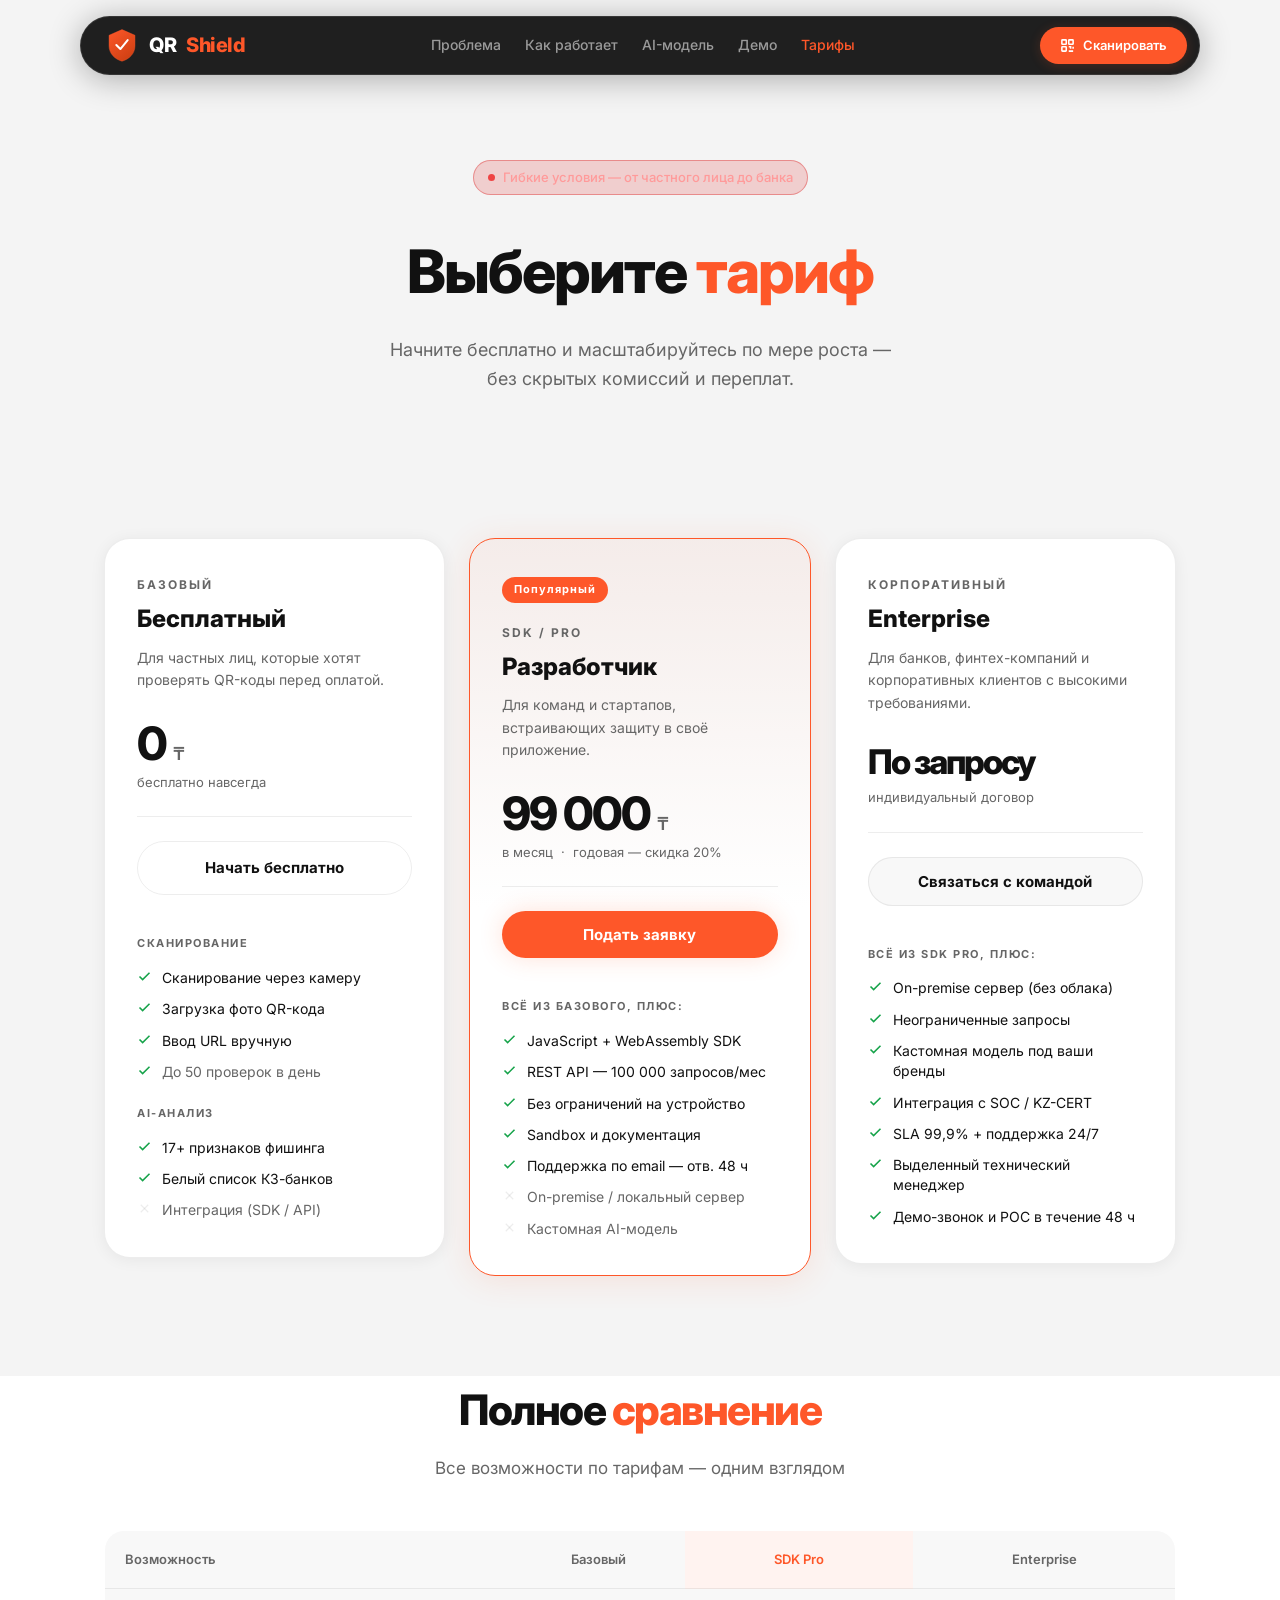
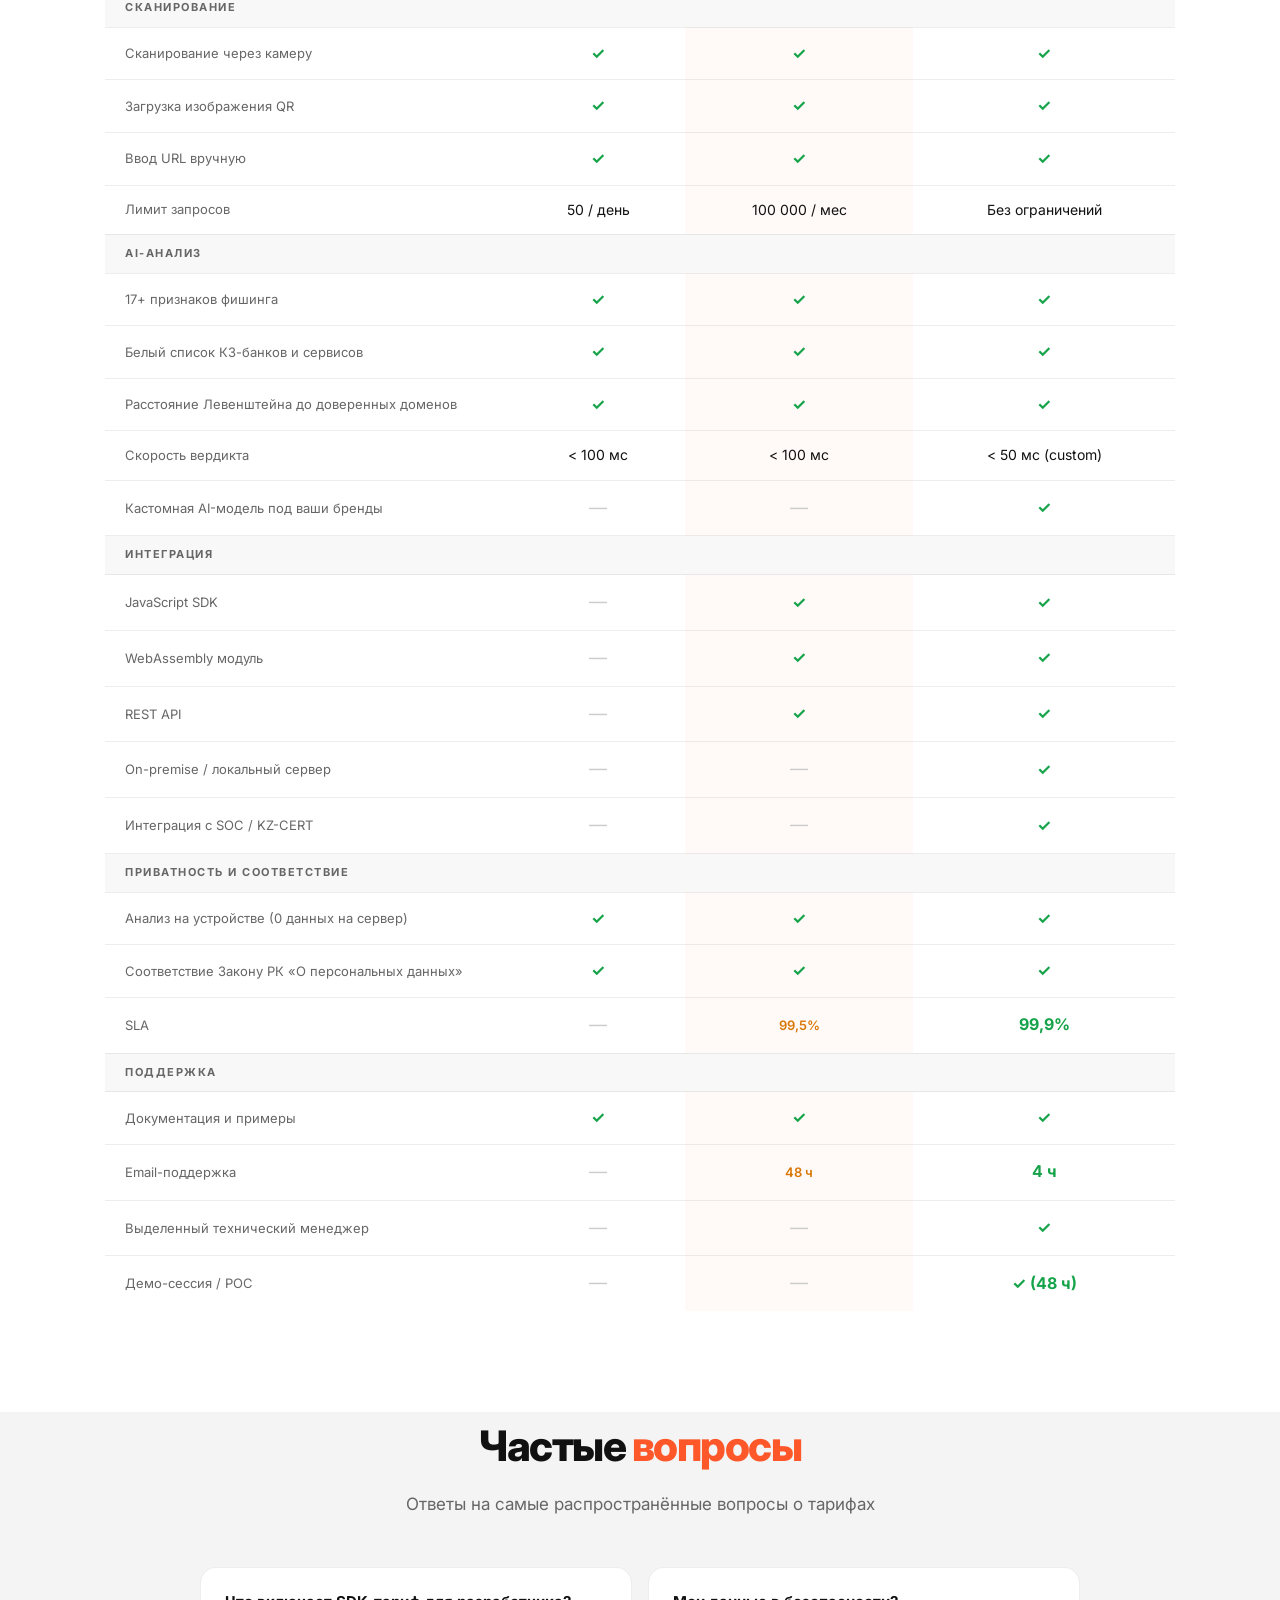
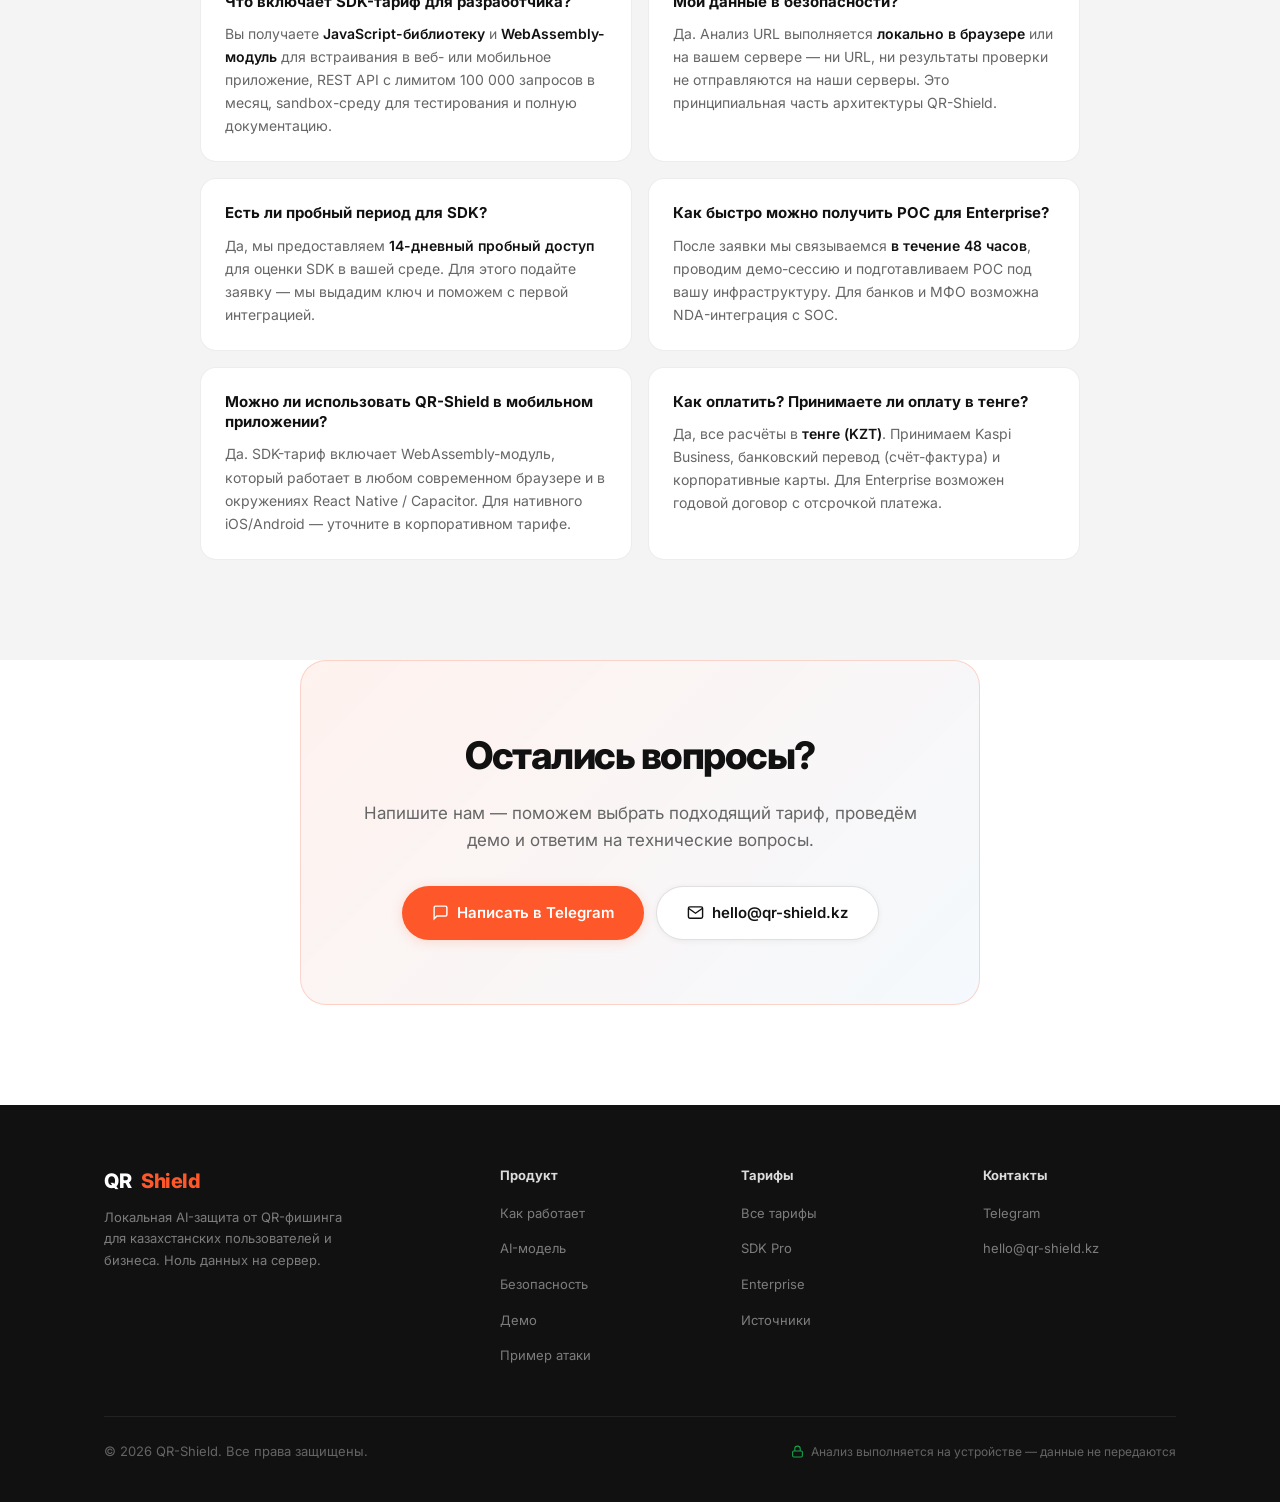
<file: Scam/pricing.html>
<!DOCTYPE html>
<html lang="ru">
<head>
  <meta charset="UTF-8">
  <meta name="viewport" content="width=device-width, initial-scale=1.0">
  <title>Тарифы — QR-Shield</title>
  <meta name="description" content="Тарифы QR-Shield: от бесплатного сканера до корпоративного API с интеграцией KZ-CERT. Защита от квишинга для бизнеса в Казахстане.">
  <link rel="preconnect" href="https://fonts.googleapis.com">
  <link rel="preconnect" href="https://fonts.gstatic.com" crossorigin>
  <link href="https://fonts.googleapis.com/css2?family=Inter:wght@400;500;600;700;800&display=swap" rel="stylesheet">
  <link rel="stylesheet" href="css/style.css">
  <style>
    /* ===== Pricing Hero ===== */
    .pricing-hero {
      padding: 160px 0 80px;
      text-align: center;
      position: relative;
      overflow: hidden;
    }
    .pricing-hero .hero-bg { position: absolute; inset: 0; pointer-events: none; }
    .pricing-hero-content { position: relative; z-index: 1; }
    .pricing-hero h1 {
      font-size: clamp(38px, 5vw, 60px);
      font-weight: 800;
      letter-spacing: -2px;
      margin-bottom: 16px;
    }
    .pricing-hero p {
      font-size: 18px;
      color: var(--text-muted);
      max-width: 520px;
      margin: 0 auto;
      line-height: 1.65;
    }

    /* ===== Plans ===== */
    .plans-section { padding: 64px 0 100px; background: var(--bg); }
    .compare-section { background: #ffffff; }
    .faq-section { background: var(--bg); }
    .pricing-cta-section { background: #ffffff; }
    .plans-grid {
      display: grid;
      grid-template-columns: repeat(3, 1fr);
      gap: 24px;
      align-items: start;
    }
    .plan-card {
      background: #ffffff;
      border: 1px solid var(--border);
      border-radius: var(--radius-xl);
      padding: 36px 32px;
      position: relative;
      box-shadow: 0 2px 16px rgba(0,0,0,0.06);
      transition: box-shadow .25s, transform .25s;
    }
    .plan-card:hover { transform: translateY(-4px); box-shadow: 0 12px 40px rgba(0,0,0,0.1); }
    .plan-card.featured {
      border-color: var(--primary);
      background: linear-gradient(180deg, rgba(254,87,41,0.05) 0%, #ffffff 50%);
      box-shadow: 0 4px 32px rgba(254,87,41,0.12);
    }
    .plan-card.featured:hover { box-shadow: 0 12px 48px rgba(254,87,41,0.2); }
    .plan-popular-badge {
      display: inline-block;
      background: var(--primary);
      color: #fff;
      font-size: 11px;
      font-weight: 700;
      letter-spacing: 1px;
      padding: 4px 12px;
      border-radius: 100px;
      margin-bottom: 20px;
    }
    .plan-tier {
      font-size: 12px;
      font-weight: 700;
      letter-spacing: 2px;
      text-transform: uppercase;
      color: var(--text-muted);
      margin-bottom: 6px;
    }
    .plan-title { font-size: 24px; font-weight: 800; margin-bottom: 8px; }
    .plan-desc { font-size: 14px; color: var(--text-muted); line-height: 1.6; margin-bottom: 28px; }
    .plan-price {
      margin-bottom: 24px;
      padding-bottom: 24px;
      border-bottom: 1px solid var(--border);
    }
    .plan-amount {
      font-size: 46px;
      font-weight: 800;
      letter-spacing: -2px;
      line-height: 1;
    }
    .plan-currency { font-size: 18px; font-weight: 600; color: var(--text-muted); }
    .plan-period { font-size: 13px; color: var(--text-muted); margin-top: 6px; }
    .plan-cta {
      display: block;
      width: 100%;
      padding: 14px;
      border-radius: 100px;
      font-size: 15px;
      font-weight: 700;
      text-align: center;
      margin-bottom: 28px;
      transition: all .2s;
      cursor: pointer;
    }
    .plan-cta-primary {
      background: var(--primary);
      color: #fff;
      border: none;
      box-shadow: 0 0 24px var(--primary-glow);
    }
    .plan-cta-primary:hover { background: #e84c21; box-shadow: 0 4px 40px var(--primary-glow); transform: translateY(-1px); }
    .plan-cta-outline {
      background: transparent;
      color: var(--text);
      border: 1px solid var(--border);
    }
    .plan-cta-outline:hover { border-color: var(--border-hover); background: var(--surface-2); }
    .plan-cta-dark {
      background: var(--surface-2);
      color: var(--text);
      border: 1px solid var(--border);
    }
    .plan-cta-dark:hover { border-color: var(--primary); color: var(--primary); }
    .plan-features { list-style: none; display: flex; flex-direction: column; gap: 11px; }
    .plan-feature {
      display: flex;
      align-items: flex-start;
      gap: 10px;
      font-size: 14px;
      line-height: 1.45;
    }
    .plan-feature .fi { flex-shrink: 0; margin-top: 1px; }
    .fi-yes { color: var(--safe); }
    .fi-no { color: var(--text-faint); opacity: 0.35; }
    .plan-feature.dim { color: var(--text-muted); }
    .plan-divider {
      font-size: 11px;
      font-weight: 700;
      letter-spacing: 1.5px;
      text-transform: uppercase;
      color: var(--text-muted);
      padding: 12px 0 4px;
    }

    /* ===== Compare Table ===== */
    .compare-section { padding: 0 0 100px; }
    .compare-section h2 {
      font-size: clamp(28px, 3.5vw, 42px);
      font-weight: 800;
      text-align: center;
      letter-spacing: -1.5px;
      margin-bottom: 12px;
    }
    .compare-section .section-subtitle { margin-bottom: 48px; }
    .full-compare-table {
      width: 100%;
      border-collapse: collapse;
      background: var(--surface);
      border: 1px solid var(--border);
      border-radius: var(--radius-lg);
      overflow: hidden;
    }
    .full-compare-table th {
      padding: 18px 20px;
      background: var(--surface-2);
      color: var(--text-muted);
      font-weight: 600;
      font-size: 13px;
      text-align: center;
      border-bottom: 1px solid var(--border);
    }
    .full-compare-table th:first-child { text-align: left; width: 38%; }
    .full-compare-table th.col-pro { color: var(--primary); background: rgba(254,87,41,0.07); }
    .full-compare-table td {
      padding: 13px 20px;
      text-align: center;
      border-bottom: 1px solid var(--border);
      font-size: 14px;
    }
    .full-compare-table td:first-child {
      text-align: left;
      font-size: 13px;
      color: var(--text-muted);
    }
    .full-compare-table td.col-pro { background: rgba(254,87,41,0.03); }
    .full-compare-table tr:last-child td { border-bottom: none; }
    .full-compare-table .cat-row td {
      background: var(--surface-2);
      font-size: 11px;
      font-weight: 700;
      letter-spacing: 1.5px;
      text-transform: uppercase;
      color: var(--text-muted);
      padding: 10px 20px;
    }
    .check-yes { color: var(--safe); font-size: 16px; font-weight: 700; }
    .check-no { color: #cccccc; font-size: 18px; }
    .check-partial { color: var(--warning); font-weight: 600; font-size: 13px; }

    /* ===== FAQ ===== */
    .faq-section { padding: 0 0 100px; }
    .faq-section h2 {
      font-size: clamp(28px, 3.5vw, 42px);
      font-weight: 800;
      letter-spacing: -1.5px;
      text-align: center;
      margin-bottom: 12px;
    }
    .faq-section .section-subtitle { margin-bottom: 48px; }
    .faq-grid {
      display: grid;
      grid-template-columns: repeat(2, 1fr);
      gap: 16px;
      max-width: 880px;
      margin: 0 auto;
    }
    .faq-item {
      background: var(--surface);
      border: 1px solid var(--border);
      border-radius: var(--radius);
      padding: 24px;
      transition: border-color .2s;
    }
    .faq-item:hover { border-color: var(--border-hover); }
    .faq-q { font-size: 15px; font-weight: 700; margin-bottom: 10px; line-height: 1.35; }
    .faq-a { font-size: 14px; color: var(--text-muted); line-height: 1.65; }
    .faq-a strong { color: var(--text); font-weight: 600; }

    /* ===== CTA ===== */
    .pricing-cta-section { padding: 0 0 100px; }
    .pricing-cta-card {
      background: linear-gradient(135deg, rgba(254,87,41,0.08) 0%, rgba(74,159,221,0.06) 100%);
      border: 1px solid rgba(254,87,41,0.22);
      border-radius: var(--radius-xl);
      padding: 64px 48px;
      max-width: 680px;
      margin: 0 auto;
      text-align: center;
    }
    .pricing-cta-card h2 {
      font-size: clamp(26px, 3vw, 38px);
      font-weight: 800;
      letter-spacing: -1.5px;
      margin-bottom: 14px;
    }
    .pricing-cta-card p {
      font-size: 17px;
      color: var(--text-muted);
      margin-bottom: 32px;
      line-height: 1.6;
    }
    .cta-buttons { display: flex; gap: 12px; justify-content: center; flex-wrap: wrap; }

    /* Footer handled by base CSS (dark) */

    /* ===== Responsive ===== */
    @media (max-width: 900px) {
      .plans-grid { grid-template-columns: 1fr; max-width: 480px; margin: 0 auto; }
      .faq-grid { grid-template-columns: 1fr; }
    }
    @media (max-width: 600px) {
      .pricing-hero { padding: 120px 0 60px; }
      .pricing-cta-card { padding: 40px 24px; }
    }
  </style>
</head>
<body>

  <!-- ===== Header ===== -->
  <header class="header" id="header">
    <div class="container">
      <a href="index.html" class="logo">
        <svg class="logo-icon" viewBox="0 0 40 42" fill="none" xmlns="http://www.w3.org/2000/svg">
          <path d="M20 2L36 9V22C36 31.5 29 38.5 20 41C11 38.5 4 31.5 4 22V9L20 2Z"
                fill="url(#sg2)" stroke="rgba(254,87,41,0.5)" stroke-width="1"/>
          <path d="M13 21L18 26L27 15" stroke="white" stroke-width="2.5" stroke-linecap="round" stroke-linejoin="round"/>
          <defs>
            <linearGradient id="sg2" x1="4" y1="2" x2="36" y2="41" gradientUnits="userSpaceOnUse">
              <stop offset="0%" stop-color="#FE5729"/>
              <stop offset="100%" stop-color="#c83d10"/>
            </linearGradient>
          </defs>
        </svg>
        QR<span class="accent">Shield</span>
      </a>
      <nav class="nav">
        <a href="index.html#problem" class="nav-link">Проблема</a>
        <a href="index.html#how-it-works" class="nav-link">Как работает</a>
        <a href="index.html#ai-model" class="nav-link">AI-модель</a>
        <a href="index.html#demo" class="nav-link">Демо</a>
        <a href="pricing.html" class="nav-link" style="color: var(--primary)">Тарифы</a>
      </nav>
      <a href="index.html" class="btn btn-primary header-cta">
        <svg width="15" height="15" viewBox="0 0 24 24" fill="none" stroke="currentColor" stroke-width="2.5">
          <rect x="3" y="3" width="7" height="7" rx="1"/>
          <rect x="14" y="3" width="7" height="7" rx="1"/>
          <rect x="3" y="14" width="7" height="7" rx="1"/>
          <path d="M14 14h3v3M21 14v3M14 21h7"/>
        </svg>
        Сканировать
      </a>
    </div>
  </header>

  <!-- ===== Pricing Hero ===== -->
  <section class="pricing-hero">
    <div class="hero-bg">
      <div class="grid-pattern"></div>
      <div class="glow glow-1"></div>
      <div class="glow glow-2"></div>
    </div>
    <div class="container pricing-hero-content">
      <div class="badge" style="margin-bottom: 28px;">
        <span class="badge-dot"></span>
        Гибкие условия — от частного лица до банка
      </div>
      <h1>Выберите <span class="gradient-text">тариф</span></h1>
      <p>Начните бесплатно и масштабируйтесь по мере роста — без скрытых комиссий и переплат.</p>
    </div>
  </section>

  <!-- ===== Plans ===== -->
  <section class="plans-section">
    <div class="container">
      <div class="plans-grid">

        <!-- Free -->
        <div class="plan-card">
          <div class="plan-tier">Базовый</div>
          <div class="plan-title">Бесплатный</div>
          <p class="plan-desc">Для частных лиц, которые хотят проверять QR-коды перед оплатой.</p>
          <div class="plan-price">
            <div class="plan-amount">0 <span class="plan-currency">₸</span></div>
            <div class="plan-period">бесплатно навсегда</div>
          </div>
          <a href="index.html" class="plan-cta plan-cta-outline">Начать бесплатно</a>
          <ul class="plan-features">
            <div class="plan-divider">Сканирование</div>
            <li class="plan-feature">
              <svg class="fi fi-yes" width="15" height="15" viewBox="0 0 24 24" fill="none" stroke="currentColor" stroke-width="2.5"><polyline points="20 6 9 17 4 12"/></svg>
              Сканирование через камеру
            </li>
            <li class="plan-feature">
              <svg class="fi fi-yes" width="15" height="15" viewBox="0 0 24 24" fill="none" stroke="currentColor" stroke-width="2.5"><polyline points="20 6 9 17 4 12"/></svg>
              Загрузка фото QR-кода
            </li>
            <li class="plan-feature">
              <svg class="fi fi-yes" width="15" height="15" viewBox="0 0 24 24" fill="none" stroke="currentColor" stroke-width="2.5"><polyline points="20 6 9 17 4 12"/></svg>
              Ввод URL вручную
            </li>
            <li class="plan-feature dim">
              <svg class="fi fi-yes" width="15" height="15" viewBox="0 0 24 24" fill="none" stroke="currentColor" stroke-width="2.5"><polyline points="20 6 9 17 4 12"/></svg>
              До 50 проверок в день
            </li>
            <div class="plan-divider">AI-анализ</div>
            <li class="plan-feature">
              <svg class="fi fi-yes" width="15" height="15" viewBox="0 0 24 24" fill="none" stroke="currentColor" stroke-width="2.5"><polyline points="20 6 9 17 4 12"/></svg>
              17+ признаков фишинга
            </li>
            <li class="plan-feature">
              <svg class="fi fi-yes" width="15" height="15" viewBox="0 0 24 24" fill="none" stroke="currentColor" stroke-width="2.5"><polyline points="20 6 9 17 4 12"/></svg>
              Белый список КЗ-банков
            </li>
            <li class="plan-feature dim">
              <svg class="fi fi-no" width="15" height="15" viewBox="0 0 24 24" fill="none" stroke="currentColor" stroke-width="2"><line x1="18" y1="6" x2="6" y2="18"/><line x1="6" y1="6" x2="18" y2="18"/></svg>
              Интеграция (SDK / API)
            </li>
          </ul>
        </div>

        <!-- SDK Pro — Featured -->
        <div class="plan-card featured">
          <div class="plan-popular-badge">Популярный</div>
          <div class="plan-tier">SDK / Pro</div>
          <div class="plan-title">Разработчик</div>
          <p class="plan-desc">Для команд и стартапов, встраивающих защиту в своё приложение.</p>
          <div class="plan-price">
            <div class="plan-amount">99 000 <span class="plan-currency">₸</span></div>
            <div class="plan-period">в месяц &nbsp;·&nbsp; годовая — скидка 20%</div>
          </div>
          <button class="plan-cta plan-cta-primary" onclick="document.getElementById('contact-form').scrollIntoView({behavior:'smooth'})">Подать заявку</button>
          <ul class="plan-features">
            <div class="plan-divider">Всё из Базового, плюс:</div>
            <li class="plan-feature">
              <svg class="fi fi-yes" width="15" height="15" viewBox="0 0 24 24" fill="none" stroke="currentColor" stroke-width="2.5"><polyline points="20 6 9 17 4 12"/></svg>
              JavaScript + WebAssembly SDK
            </li>
            <li class="plan-feature">
              <svg class="fi fi-yes" width="15" height="15" viewBox="0 0 24 24" fill="none" stroke="currentColor" stroke-width="2.5"><polyline points="20 6 9 17 4 12"/></svg>
              REST API — 100 000 запросов/мес
            </li>
            <li class="plan-feature">
              <svg class="fi fi-yes" width="15" height="15" viewBox="0 0 24 24" fill="none" stroke="currentColor" stroke-width="2.5"><polyline points="20 6 9 17 4 12"/></svg>
              Без ограничений на устройство
            </li>
            <li class="plan-feature">
              <svg class="fi fi-yes" width="15" height="15" viewBox="0 0 24 24" fill="none" stroke="currentColor" stroke-width="2.5"><polyline points="20 6 9 17 4 12"/></svg>
              Sandbox и документация
            </li>
            <li class="plan-feature">
              <svg class="fi fi-yes" width="15" height="15" viewBox="0 0 24 24" fill="none" stroke="currentColor" stroke-width="2.5"><polyline points="20 6 9 17 4 12"/></svg>
              Поддержка по email — отв. 48 ч
            </li>
            <li class="plan-feature dim">
              <svg class="fi fi-no" width="15" height="15" viewBox="0 0 24 24" fill="none" stroke="currentColor" stroke-width="2"><line x1="18" y1="6" x2="6" y2="18"/><line x1="6" y1="6" x2="18" y2="18"/></svg>
              On-premise / локальный сервер
            </li>
            <li class="plan-feature dim">
              <svg class="fi fi-no" width="15" height="15" viewBox="0 0 24 24" fill="none" stroke="currentColor" stroke-width="2"><line x1="18" y1="6" x2="6" y2="18"/><line x1="6" y1="6" x2="18" y2="18"/></svg>
              Кастомная AI-модель
            </li>
          </ul>
        </div>

        <!-- Enterprise -->
        <div class="plan-card">
          <div class="plan-tier">Корпоративный</div>
          <div class="plan-title">Enterprise</div>
          <p class="plan-desc">Для банков, финтех-компаний и корпоративных клиентов с высокими требованиями.</p>
          <div class="plan-price">
            <div class="plan-amount" style="font-size: 34px; line-height: 1.15;">По запросу</div>
            <div class="plan-period">индивидуальный договор</div>
          </div>
          <button class="plan-cta plan-cta-dark" onclick="document.getElementById('contact-form').scrollIntoView({behavior:'smooth'})">Связаться с командой</button>
          <ul class="plan-features">
            <div class="plan-divider">Всё из SDK Pro, плюс:</div>
            <li class="plan-feature">
              <svg class="fi fi-yes" width="15" height="15" viewBox="0 0 24 24" fill="none" stroke="currentColor" stroke-width="2.5"><polyline points="20 6 9 17 4 12"/></svg>
              On-premise сервер (без облака)
            </li>
            <li class="plan-feature">
              <svg class="fi fi-yes" width="15" height="15" viewBox="0 0 24 24" fill="none" stroke="currentColor" stroke-width="2.5"><polyline points="20 6 9 17 4 12"/></svg>
              Неограниченные запросы
            </li>
            <li class="plan-feature">
              <svg class="fi fi-yes" width="15" height="15" viewBox="0 0 24 24" fill="none" stroke="currentColor" stroke-width="2.5"><polyline points="20 6 9 17 4 12"/></svg>
              Кастомная модель под ваши бренды
            </li>
            <li class="plan-feature">
              <svg class="fi fi-yes" width="15" height="15" viewBox="0 0 24 24" fill="none" stroke="currentColor" stroke-width="2.5"><polyline points="20 6 9 17 4 12"/></svg>
              Интеграция с SOC / KZ-CERT
            </li>
            <li class="plan-feature">
              <svg class="fi fi-yes" width="15" height="15" viewBox="0 0 24 24" fill="none" stroke="currentColor" stroke-width="2.5"><polyline points="20 6 9 17 4 12"/></svg>
              SLA 99,9% + поддержка 24/7
            </li>
            <li class="plan-feature">
              <svg class="fi fi-yes" width="15" height="15" viewBox="0 0 24 24" fill="none" stroke="currentColor" stroke-width="2.5"><polyline points="20 6 9 17 4 12"/></svg>
              Выделенный технический менеджер
            </li>
            <li class="plan-feature">
              <svg class="fi fi-yes" width="15" height="15" viewBox="0 0 24 24" fill="none" stroke="currentColor" stroke-width="2.5"><polyline points="20 6 9 17 4 12"/></svg>
              Демо-звонок и POC в течение 48 ч
            </li>
          </ul>
        </div>

      </div>
    </div>
  </section>

  <!-- ===== Feature Comparison ===== -->
  <section class="compare-section">
    <div class="container">
      <h2>Полное <span class="gradient-text">сравнение</span></h2>
      <p class="section-subtitle">Все возможности по тарифам — одним взглядом</p>

      <table class="full-compare-table">
        <thead>
          <tr>
            <th>Возможность</th>
            <th>Базовый</th>
            <th class="col-pro">SDK Pro</th>
            <th>Enterprise</th>
          </tr>
        </thead>
        <tbody>
          <tr class="cat-row"><td colspan="4">Сканирование</td></tr>
          <tr>
            <td>Сканирование через камеру</td>
            <td><span class="check-yes">✓</span></td>
            <td class="col-pro"><span class="check-yes">✓</span></td>
            <td><span class="check-yes">✓</span></td>
          </tr>
          <tr>
            <td>Загрузка изображения QR</td>
            <td><span class="check-yes">✓</span></td>
            <td class="col-pro"><span class="check-yes">✓</span></td>
            <td><span class="check-yes">✓</span></td>
          </tr>
          <tr>
            <td>Ввод URL вручную</td>
            <td><span class="check-yes">✓</span></td>
            <td class="col-pro"><span class="check-yes">✓</span></td>
            <td><span class="check-yes">✓</span></td>
          </tr>
          <tr>
            <td>Лимит запросов</td>
            <td>50 / день</td>
            <td class="col-pro">100 000 / мес</td>
            <td>Без ограничений</td>
          </tr>

          <tr class="cat-row"><td colspan="4">AI-анализ</td></tr>
          <tr>
            <td>17+ признаков фишинга</td>
            <td><span class="check-yes">✓</span></td>
            <td class="col-pro"><span class="check-yes">✓</span></td>
            <td><span class="check-yes">✓</span></td>
          </tr>
          <tr>
            <td>Белый список КЗ-банков и сервисов</td>
            <td><span class="check-yes">✓</span></td>
            <td class="col-pro"><span class="check-yes">✓</span></td>
            <td><span class="check-yes">✓</span></td>
          </tr>
          <tr>
            <td>Расстояние Левенштейна до доверенных доменов</td>
            <td><span class="check-yes">✓</span></td>
            <td class="col-pro"><span class="check-yes">✓</span></td>
            <td><span class="check-yes">✓</span></td>
          </tr>
          <tr>
            <td>Скорость вердикта</td>
            <td>&lt; 100 мс</td>
            <td class="col-pro">&lt; 100 мс</td>
            <td>&lt; 50 мс (custom)</td>
          </tr>
          <tr>
            <td>Кастомная AI-модель под ваши бренды</td>
            <td><span class="check-no">—</span></td>
            <td class="col-pro"><span class="check-no">—</span></td>
            <td><span class="check-yes">✓</span></td>
          </tr>

          <tr class="cat-row"><td colspan="4">Интеграция</td></tr>
          <tr>
            <td>JavaScript SDK</td>
            <td><span class="check-no">—</span></td>
            <td class="col-pro"><span class="check-yes">✓</span></td>
            <td><span class="check-yes">✓</span></td>
          </tr>
          <tr>
            <td>WebAssembly модуль</td>
            <td><span class="check-no">—</span></td>
            <td class="col-pro"><span class="check-yes">✓</span></td>
            <td><span class="check-yes">✓</span></td>
          </tr>
          <tr>
            <td>REST API</td>
            <td><span class="check-no">—</span></td>
            <td class="col-pro"><span class="check-yes">✓</span></td>
            <td><span class="check-yes">✓</span></td>
          </tr>
          <tr>
            <td>On-premise / локальный сервер</td>
            <td><span class="check-no">—</span></td>
            <td class="col-pro"><span class="check-no">—</span></td>
            <td><span class="check-yes">✓</span></td>
          </tr>
          <tr>
            <td>Интеграция с SOC / KZ-CERT</td>
            <td><span class="check-no">—</span></td>
            <td class="col-pro"><span class="check-no">—</span></td>
            <td><span class="check-yes">✓</span></td>
          </tr>

          <tr class="cat-row"><td colspan="4">Приватность и соответствие</td></tr>
          <tr>
            <td>Анализ на устройстве (0 данных на сервер)</td>
            <td><span class="check-yes">✓</span></td>
            <td class="col-pro"><span class="check-yes">✓</span></td>
            <td><span class="check-yes">✓</span></td>
          </tr>
          <tr>
            <td>Соответствие Закону РК «О персональных данных»</td>
            <td><span class="check-yes">✓</span></td>
            <td class="col-pro"><span class="check-yes">✓</span></td>
            <td><span class="check-yes">✓</span></td>
          </tr>
          <tr>
            <td>SLA</td>
            <td><span class="check-no">—</span></td>
            <td class="col-pro"><span class="check-partial">99,5%</span></td>
            <td><span class="check-yes">99,9%</span></td>
          </tr>

          <tr class="cat-row"><td colspan="4">Поддержка</td></tr>
          <tr>
            <td>Документация и примеры</td>
            <td><span class="check-yes">✓</span></td>
            <td class="col-pro"><span class="check-yes">✓</span></td>
            <td><span class="check-yes">✓</span></td>
          </tr>
          <tr>
            <td>Email-поддержка</td>
            <td><span class="check-no">—</span></td>
            <td class="col-pro"><span class="check-partial">48 ч</span></td>
            <td><span class="check-yes">4 ч</span></td>
          </tr>
          <tr>
            <td>Выделенный технический менеджер</td>
            <td><span class="check-no">—</span></td>
            <td class="col-pro"><span class="check-no">—</span></td>
            <td><span class="check-yes">✓</span></td>
          </tr>
          <tr>
            <td>Демо-сессия / POC</td>
            <td><span class="check-no">—</span></td>
            <td class="col-pro"><span class="check-no">—</span></td>
            <td><span class="check-yes">✓ (48 ч)</span></td>
          </tr>
        </tbody>
      </table>
    </div>
  </section>

  <!-- ===== FAQ ===== -->
  <section class="faq-section">
    <div class="container">
      <h2>Частые <span class="gradient-text">вопросы</span></h2>
      <p class="section-subtitle">Ответы на самые распространённые вопросы о тарифах</p>

      <div class="faq-grid">
        <div class="faq-item">
          <div class="faq-q">Что включает SDK-тариф для разработчика?</div>
          <p class="faq-a">Вы получаете <strong>JavaScript-библиотеку</strong> и <strong>WebAssembly-модуль</strong> для встраивания в веб- или мобильное приложение, REST API с лимитом 100 000 запросов в месяц, sandbox-среду для тестирования и полную документацию.</p>
        </div>
        <div class="faq-item">
          <div class="faq-q">Мои данные в безопасности?</div>
          <p class="faq-a">Да. Анализ URL выполняется <strong>локально в браузере</strong> или на вашем сервере — ни URL, ни результаты проверки не отправляются на наши серверы. Это принципиальная часть архитектуры QR-Shield.</p>
        </div>
        <div class="faq-item">
          <div class="faq-q">Есть ли пробный период для SDK?</div>
          <p class="faq-a">Да, мы предоставляем <strong>14-дневный пробный доступ</strong> для оценки SDK в вашей среде. Для этого подайте заявку — мы выдадим ключ и поможем с первой интеграцией.</p>
        </div>
        <div class="faq-item">
          <div class="faq-q">Как быстро можно получить POC для Enterprise?</div>
          <p class="faq-a">После заявки мы связываемся <strong>в течение 48 часов</strong>, проводим демо-сессию и подготавливаем POC под вашу инфраструктуру. Для банков и МФО возможна NDA-интеграция с SOC.</p>
        </div>
        <div class="faq-item">
          <div class="faq-q">Можно ли использовать QR-Shield в мобильном приложении?</div>
          <p class="faq-a">Да. SDK-тариф включает WebAssembly-модуль, который работает в любом современном браузере и в окружениях React Native / Capacitor. Для нативного iOS/Android — уточните в корпоративном тарифе.</p>
        </div>
        <div class="faq-item">
          <div class="faq-q">Как оплатить? Принимаете ли оплату в тенге?</div>
          <p class="faq-a">Да, все расчёты в <strong>тенге (KZT)</strong>. Принимаем Kaspi Business, банковский перевод (счёт-фактура) и корпоративные карты. Для Enterprise возможен годовой договор с отсрочкой платежа.</p>
        </div>
      </div>
    </div>
  </section>

  <!-- ===== Contact CTA ===== -->
  <section class="pricing-cta-section" id="contact-form">
    <div class="container">
      <div class="pricing-cta-card">
        <h2>Остались вопросы?</h2>
        <p>Напишите нам — поможем выбрать подходящий тариф, проведём демо и ответим на технические вопросы.</p>
        <div class="cta-buttons">
          <a href="https://t.me/qrshield_kz" class="btn btn-primary btn-large" target="_blank" rel="noopener noreferrer">
            <svg width="17" height="17" viewBox="0 0 24 24" fill="none" stroke="currentColor" stroke-width="2">
              <path d="M21 15a2 2 0 0 1-2 2H7l-4 4V5a2 2 0 0 1 2-2h14a2 2 0 0 1 2 2z"/>
            </svg>
            Написать в Telegram
          </a>
          <a href="mailto:hello@qr-shield.kz" class="btn btn-secondary btn-large">
            <svg width="17" height="17" viewBox="0 0 24 24" fill="none" stroke="currentColor" stroke-width="2">
              <path d="M4 4h16c1.1 0 2 .9 2 2v12c0 1.1-.9 2-2 2H4c-1.1 0-2-.9-2-2V6c0-1.1.9-2 2-2z"/>
              <polyline points="22,6 12,13 2,6"/>
            </svg>
            hello@qr-shield.kz
          </a>
        </div>
      </div>
    </div>
  </section>

  <!-- ===== Footer ===== -->
  <footer class="footer">
    <div class="container">
      <div class="footer-grid">
        <div class="footer-brand">
          <span class="logo">QR<span class="accent">Shield</span></span>
          <p>Локальная AI-защита от QR-фишинга для казахстанских пользователей и бизнеса. Ноль данных на сервер.</p>
        </div>
        <div class="footer-col">
          <h4>Продукт</h4>
          <ul>
            <li><a href="index.html#how-it-works">Как работает</a></li>
            <li><a href="index.html#ai-model">AI-модель</a></li>
            <li><a href="index.html#security">Безопасность</a></li>
            <li><a href="index.html#demo">Демо</a></li>
            <li><a href="trap.html">Пример атаки</a></li>
          </ul>
        </div>
        <div class="footer-col">
          <h4>Тарифы</h4>
          <ul>
            <li><a href="pricing.html">Все тарифы</a></li>
            <li><a href="pricing.html#contact-form">SDK Pro</a></li>
            <li><a href="pricing.html#contact-form">Enterprise</a></li>
            <li><a href="index.html#sources">Источники</a></li>
          </ul>
        </div>
        <div class="footer-col">
          <h4>Контакты</h4>
          <ul>
            <li><a href="https://t.me/qrshield_kz" target="_blank" rel="noopener noreferrer">Telegram</a></li>
            <li><a href="mailto:hello@qr-shield.kz">hello@qr-shield.kz</a></li>
          </ul>
        </div>
      </div>
      <div class="footer-bottom">
        <div class="footer-bottom-left">© 2026 QR-Shield. Все права защищены.</div>
        <div class="footer-privacy-badge">
          <svg width="13" height="13" viewBox="0 0 24 24" fill="none" stroke="currentColor" stroke-width="2">
            <rect x="3" y="11" width="18" height="11" rx="2" ry="2"/>
            <path d="M7 11V7a5 5 0 0 1 10 0v4"/>
          </svg>
          Анализ выполняется на устройстве — данные не передаются
        </div>
      </div>
    </div>
  </footer>

  <script>
    const header = document.getElementById('header');
    window.addEventListener('scroll', () => {
      header.classList.toggle('scrolled', window.scrollY > 40);
    });
  </script>

</body>
</html>
</file>
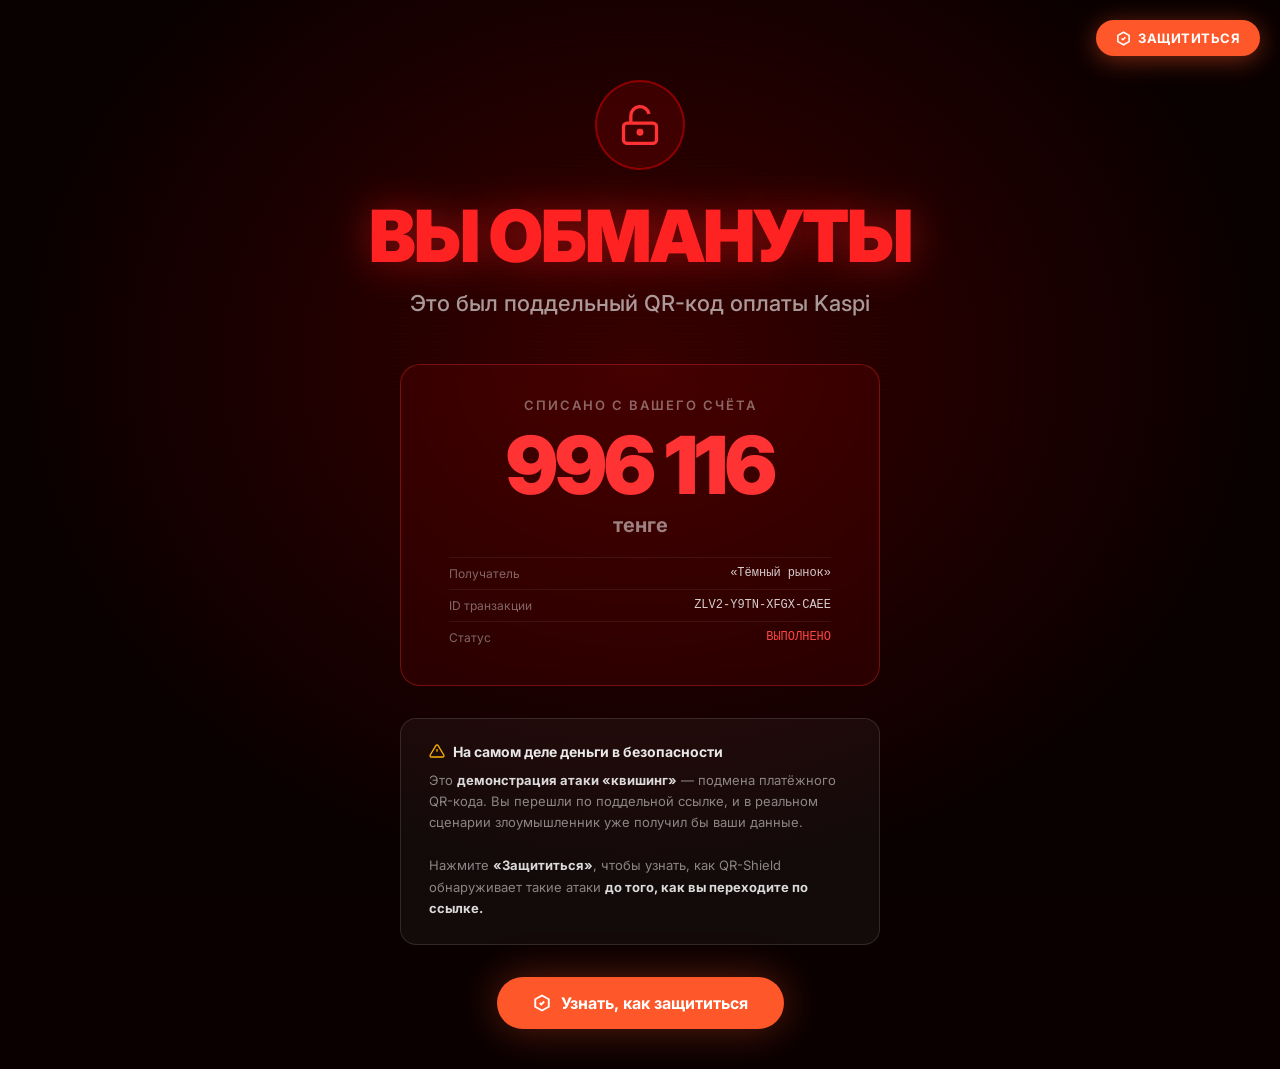
<file: Scam/trap.html>
<!DOCTYPE html>
<html lang="ru">
<head>
  <meta charset="UTF-8">
  <meta name="viewport" content="width=device-width, initial-scale=1.0">
  <title>Оплата Kaspi QR</title>
  <link href="https://fonts.googleapis.com/css2?family=Inter:wght@400;600;700;800;900&display=swap" rel="stylesheet">
  <style>
    *, *::before, *::after { box-sizing: border-box; margin: 0; padding: 0; }

    body {
      background: #0a0000;
      color: #fff;
      font-family: 'Inter', system-ui, sans-serif;
      min-height: 100vh;
      overflow-x: hidden;
    }

    /* ── Кнопка ЗАЩИТИТЬСЯ ── */
    .protect-btn {
      position: fixed;
      top: 20px; right: 20px;
      z-index: 999;
      background: #FE5729;
      color: #fff;
      font-weight: 700;
      font-size: 13px;
      letter-spacing: 0.5px;
      padding: 10px 20px;
      border-radius: 100px;
      text-decoration: none;
      border: none;
      cursor: pointer;
      display: flex;
      align-items: center;
      gap: 7px;
      box-shadow: 0 4px 24px rgba(254,87,41,0.45);
      transition: transform .15s, box-shadow .15s, background .15s;
      animation: popIn .4s .5s cubic-bezier(.34,1.56,.64,1) both;
    }
    .protect-btn:hover { transform: scale(1.05); background: #e84c21; box-shadow: 0 6px 32px rgba(254,87,41,0.6); }
    .protect-btn svg { flex-shrink: 0; }
    @keyframes popIn {
      from { transform: scale(.7); opacity: 0; }
      to   { transform: scale(1);  opacity: 1; }
    }

    /* ── Фоновый эффект ── */
    .bg-red {
      position: fixed; inset: 0; z-index: 0;
      background: radial-gradient(ellipse at 50% 40%, rgba(200,0,0,0.25) 0%, transparent 70%);
      animation: bgPulse 1.8s ease-in-out infinite;
    }
    @keyframes bgPulse {
      0%,100% { opacity: 1; } 50% { opacity: .5; }
    }
    .scanlines {
      position: fixed; inset: 0; z-index: 0; pointer-events: none;
      background: repeating-linear-gradient(
        to bottom,
        transparent 0px, transparent 3px,
        rgba(0,0,0,0.08) 3px, rgba(0,0,0,0.08) 4px
      );
    }

    /* ── Основной блок ── */
    .main {
      position: relative; z-index: 1;
      min-height: 100vh;
      display: flex;
      flex-direction: column;
      align-items: center;
      justify-content: center;
      padding: 80px 24px 40px;
      text-align: center;
    }

    /* Иконка замка-взлома */
    .icon-wrap {
      width: 90px; height: 90px;
      border-radius: 50%;
      background: rgba(220, 0, 0, 0.15);
      border: 2px solid rgba(220,0,0,0.5);
      display: flex; align-items: center; justify-content: center;
      margin: 0 auto 28px;
      animation: iconShake 0.5s ease-in-out 0.2s 3;
    }
    @keyframes iconShake {
      0%,100% { transform: rotate(0); }
      25%     { transform: rotate(-8deg); }
      75%     { transform: rotate(8deg); }
    }

    /* Заголовок */
    .headline {
      font-size: clamp(36px, 8vw, 72px);
      font-weight: 900;
      line-height: 1.05;
      letter-spacing: -2px;
      color: #ff2222;
      text-shadow: 0 0 40px rgba(255,30,30,0.5);
      margin-bottom: 16px;
      animation: glitch 4s infinite;
    }
    @keyframes glitch {
      0%,92%,100% { text-shadow: 0 0 40px rgba(255,30,30,0.5); transform: none; }
      93%  { transform: skewX(-2deg); text-shadow: -3px 0 #ff0000, 3px 0 #ff6666; }
      94%  { transform: skewX(2deg);  text-shadow: 3px 0 #ff0000, -3px 0 #ff6666; }
      95%  { transform: none; }
    }

    .subheadline {
      font-size: clamp(16px, 3vw, 22px);
      color: rgba(255,255,255,0.6);
      margin-bottom: 48px;
      font-weight: 500;
    }

    /* Карточка суммы */
    .money-card {
      background: rgba(180, 0, 0, 0.12);
      border: 1px solid rgba(255, 40, 40, 0.35);
      border-radius: 20px;
      padding: 32px 48px;
      margin-bottom: 32px;
      backdrop-filter: blur(8px);
      max-width: 480px;
      width: 100%;
    }
    .money-label {
      font-size: 13px;
      font-weight: 600;
      letter-spacing: 2px;
      text-transform: uppercase;
      color: rgba(255,255,255,0.4);
      margin-bottom: 12px;
    }
    .money-amount {
      font-size: clamp(42px, 9vw, 80px);
      font-weight: 900;
      letter-spacing: -3px;
      color: #ff3333;
      line-height: 1;
      margin-bottom: 8px;
    }
    .money-currency {
      font-size: 20px;
      font-weight: 700;
      color: rgba(255,255,255,0.5);
      margin-bottom: 20px;
    }
    .tx-row {
      display: flex;
      justify-content: space-between;
      align-items: center;
      padding: 8px 0;
      border-top: 1px solid rgba(255,255,255,0.07);
      font-size: 12px;
    }
    .tx-key { color: rgba(255,255,255,0.4); }
    .tx-val { color: rgba(255,255,255,0.8); font-family: monospace; }

    /* Разоблачение */
    .reveal-card {
      background: rgba(255,255,255,0.04);
      border: 1px solid rgba(255,255,255,0.12);
      border-radius: 16px;
      padding: 24px 28px;
      max-width: 480px;
      width: 100%;
      text-align: left;
      margin-bottom: 32px;
    }
    .reveal-title {
      font-size: 14px;
      font-weight: 700;
      color: rgba(255,255,255,0.9);
      margin-bottom: 10px;
      display: flex;
      align-items: center;
      gap: 8px;
    }
    .reveal-title svg { color: #ffb300; }
    .reveal-text {
      font-size: 13px;
      color: rgba(255,255,255,0.5);
      line-height: 1.65;
    }
    .reveal-text strong { color: rgba(255,255,255,0.85); }

    /* Кнопка снизу */
    .cta-bottom {
      display: inline-flex;
      align-items: center;
      gap: 10px;
      background: #FE5729;
      color: #fff;
      font-weight: 700;
      font-size: 16px;
      padding: 16px 36px;
      border-radius: 100px;
      text-decoration: none;
      transition: transform .15s, box-shadow .15s, background .15s;
      box-shadow: 0 0 40px rgba(254,87,41,0.35);
    }
    .cta-bottom:hover { transform: translateY(-2px); background: #e84c21; box-shadow: 0 8px 50px rgba(254,87,41,0.5); }

    /* Счётчик анимация */
    .counting { display: inline-block; }

    @media (max-width: 480px) {
      .money-card { padding: 24px 20px; }
      .reveal-card { padding: 18px 16px; }
    }
  </style>
</head>
<body>

  <div class="bg-red"></div>
  <div class="scanlines"></div>

  <!-- Кнопка ЗАЩИТИТЬСЯ (топ-правый угол) -->
  <a href="index.html" class="protect-btn">
    <svg width="15" height="15" viewBox="0 0 24 24" fill="none" stroke="currentColor" stroke-width="2.5">
      <path d="M12 2L3 7v10l9 5 9-5V7L12 2z"/>
      <polyline points="9 12 11 14 15 10"/>
    </svg>
    ЗАЩИТИТЬСЯ
  </a>

  <main class="main">

    <!-- Иконка -->
    <div class="icon-wrap">
      <svg width="44" height="44" viewBox="0 0 24 24" fill="none" stroke="#ff3333" stroke-width="1.8">
        <rect x="3" y="11" width="18" height="11" rx="2" ry="2"/>
        <path d="M7 11V7a5 5 0 0 1 9.9-1M12 15v2"/>
        <circle cx="12" cy="16" r="1" fill="#ff3333"/>
      </svg>
    </div>

    <!-- Заголовок -->
    <h1 class="headline">ВЫ ОБМАНУТЫ</h1>
    <p class="subheadline">Это был поддельный QR-код оплаты Kaspi</p>

    <!-- Карточка "украденная сумма" -->
    <div class="money-card">
      <div class="money-label">Списано с вашего счёта</div>
      <div class="money-amount" id="amountDisplay">0</div>
      <div class="money-currency">тенге</div>
      <div class="tx-row">
        <span class="tx-key">Получатель</span>
        <span class="tx-val">«Тёмный рынок»</span>
      </div>
      <div class="tx-row">
        <span class="tx-key">ID транзакции</span>
        <span class="tx-val" id="txId">...</span>
      </div>
      <div class="tx-row">
        <span class="tx-key">Статус</span>
        <span class="tx-val" style="color:#ff4444">ВЫПОЛНЕНО</span>
      </div>
    </div>

    <!-- Разоблачение -->
    <div class="reveal-card">
      <div class="reveal-title">
        <svg width="16" height="16" viewBox="0 0 24 24" fill="none" stroke="currentColor" stroke-width="2">
          <path d="M10.29 3.86L1.82 18a2 2 0 0 0 1.71 3h16.94a2 2 0 0 0 1.71-3L13.71 3.86a2 2 0 0 0-3.42 0z"/>
          <line x1="12" y1="9" x2="12" y2="13"/><line x1="12" y1="17" x2="12.01" y2="17"/>
        </svg>
        На самом деле деньги в безопасности
      </div>
      <p class="reveal-text">
        Это <strong>демонстрация атаки «квишинг»</strong> — подмена платёжного QR-кода.
        Вы перешли по поддельной ссылке, и в реальном сценарии злоумышленник уже получил бы ваши данные.<br><br>
        Нажмите <strong>«Защититься»</strong>, чтобы узнать, как QR-Shield обнаруживает такие атаки
        <strong>до того, как вы переходите по ссылке.</strong>
      </p>
    </div>

    <!-- CTA снизу -->
    <a href="index.html" class="cta-bottom">
      <svg width="18" height="18" viewBox="0 0 24 24" fill="none" stroke="currentColor" stroke-width="2.5">
        <path d="M12 2L3 7v10l9 5 9-5V7L12 2z"/>
        <polyline points="9 12 11 14 15 10"/>
      </svg>
      Узнать, как защититься
    </a>

  </main>

  <script>
    // Анимация счётчика суммы
    const target = 1000000;
    const el = document.getElementById('amountDisplay');
    const duration = 1800;
    const start = performance.now();

    function easeOutExpo(t) {
      return t === 1 ? 1 : 1 - Math.pow(2, -10 * t);
    }

    function tick(now) {
      const elapsed = now - start;
      const progress = Math.min(elapsed / duration, 1);
      const value = Math.round(easeOutExpo(progress) * target);
      el.textContent = value.toLocaleString('ru-RU');
      if (progress < 1) requestAnimationFrame(tick);
    }
    requestAnimationFrame(tick);

    // Случайный ID транзакции
    const chars = 'ABCDEFGHJKLMNPQRSTUVWXYZ23456789';
    const txId = Array.from({length: 16}, (_, i) =>
      (i > 0 && i % 4 === 0 ? '-' : '') + chars[Math.floor(Math.random() * chars.length)]
    ).join('');
    document.getElementById('txId').textContent = txId;
  </script>

</body>
</html>
</file>
<file: Scam/css/style.css>
/* ===== Variables — Light Theme ===== */
:root {
  --bg: #f4f4f4;
  --surface: #ffffff;
  --surface-2: #f8f8f8;
  --border: rgba(0, 0, 0, 0.07);
  --border-hover: rgba(0, 0, 0, 0.15);
  --primary: #FE5729;
  --primary-dim: rgba(254, 87, 41, 0.08);
  --primary-glow: rgba(254, 87, 41, 0.18);
  --secondary: #4A9FDD;
  --secondary-dim: rgba(74, 159, 221, 0.08);
  --safe: #16a34a;
  --safe-dim: rgba(22, 163, 74, 0.07);
  --safe-border: rgba(22, 163, 74, 0.22);
  --warning: #d97706;
  --warning-dim: rgba(217, 119, 6, 0.07);
  --warning-border: rgba(217, 119, 6, 0.22);
  --danger: #dc2626;
  --danger-dim: rgba(220, 38, 38, 0.07);
  --danger-border: rgba(220, 38, 38, 0.22);
  --info: #4A9FDD;
  --info-dim: rgba(74, 159, 221, 0.07);
  --info-border: rgba(74, 159, 221, 0.22);
  --text: #111111;
  --text-muted: #666666;
  --text-faint: rgba(0, 0, 0, 0.2);
  --radius: 16px;
  --radius-lg: 20px;
  --radius-xl: 26px;
  --shadow: 0 2px 16px rgba(0, 0, 0, 0.06);
  --shadow-lg: 0 8px 40px rgba(0, 0, 0, 0.09);
}

/* ===== Reset ===== */
*, *::before, *::after { box-sizing: border-box; margin: 0; padding: 0; }
html { scroll-behavior: smooth; }
body {
  background: var(--bg);
  color: var(--text);
  font-family: 'Inter', system-ui, -apple-system, sans-serif;
  font-size: 16px;
  line-height: 1.6;
  -webkit-font-smoothing: antialiased;
}
a { color: inherit; text-decoration: none; }
button { font-family: inherit; cursor: pointer; border: none; background: none; }
input { font-family: inherit; }
img, svg { display: block; }

/* ===== Utilities ===== */
.container { max-width: 1120px; margin: 0 auto; padding: 0 24px; }

/* Solid accent — no gradient */
.gradient-text { color: var(--primary); }
.accent { color: var(--primary); }

/* ===== Buttons ===== */
.btn {
  display: inline-flex;
  align-items: center;
  gap: 8px;
  padding: 10px 22px;
  border-radius: 100px;
  font-weight: 600;
  font-size: 14px;
  transition: all .18s;
  white-space: nowrap;
}
.btn-primary {
  background: var(--primary);
  color: #fff;
  box-shadow: 0 2px 12px var(--primary-glow);
}
.btn-primary:hover { background: #e84c21; transform: translateY(-1px); box-shadow: 0 4px 20px var(--primary-glow); }
.btn-secondary {
  background: #ffffff;
  color: #111111;
  border: 1px solid rgba(0, 0, 0, 0.12);
  box-shadow: 0 1px 6px rgba(0, 0, 0, 0.06);
}
.btn-secondary:hover { background: #f8f8f8; border-color: rgba(0, 0, 0, 0.2); }
.btn-large { padding: 14px 30px; font-size: 15px; }
.btn-safe {
  background: var(--safe-dim);
  color: var(--safe);
  border: 1px solid var(--safe-border);
  border-radius: 100px;
  padding: 10px 22px;
  font-weight: 600;
  font-size: 14px;
  display: inline-flex;
  align-items: center;
  gap: 8px;
  transition: all .18s;
}
.btn-safe:hover { background: rgba(22, 163, 74, 0.14); }
.btn-blocked {
  background: var(--danger-dim);
  color: var(--danger);
  border: 1px solid var(--danger-border);
  border-radius: 100px;
  padding: 10px 22px;
  font-weight: 600;
  font-size: 14px;
  display: inline-flex;
  align-items: center;
  gap: 8px;
  opacity: 0.85;
}

/* ===== Header — floating pill ===== */
.header {
  position: fixed;
  top: 0; left: 0; right: 0;
  z-index: 100;
  padding: 16px 24px;
  transition: padding .25s;
}
.header.scrolled { padding: 10px 24px; }
.header .container {
  background: rgba(8, 8, 8, 0.9);
  backdrop-filter: blur(24px);
  -webkit-backdrop-filter: blur(24px);
  border: 1px solid rgba(255, 255, 255, 0.1);
  border-radius: 100px;
  padding: 10px 12px 10px 24px;
  box-shadow: 0 4px 32px rgba(0, 0, 0, 0.3);
  display: flex;
  align-items: center;
  justify-content: space-between;
  gap: 24px;
}
.logo {
  display: flex;
  align-items: center;
  gap: 10px;
  font-size: 20px;
  font-weight: 800;
  letter-spacing: -0.5px;
  color: #ffffff;
}
.logo .accent { color: var(--primary); }
.logo-icon { width: 34px; height: 34px; flex-shrink: 0; }
.nav { display: flex; align-items: center; gap: 24px; }
.nav-link {
  color: rgba(255, 255, 255, 0.55);
  font-size: 14px;
  font-weight: 500;
  transition: color .18s;
}
.nav-link:hover { color: rgba(255, 255, 255, 0.9); }
.header-cta { padding: 8px 20px; font-size: 13px; }

/* ===== Hero — photo background ===== */
.hero {
  position: relative;
  min-height: 100vh;
  display: flex;
  align-items: center;
  padding: 160px 0 200px;
  overflow: hidden;
  background:
    linear-gradient(to bottom,
      rgba(0, 0, 0, 0.55) 0%,
      rgba(0, 0, 0, 0.4) 55%,
      rgba(244, 244, 244, 1) 100%),
    url('https://images.unsplash.com/photo-1464822759023-fed622ff2c3b?auto=format&fit=crop&w=1920&q=80')
    center / cover no-repeat;
  color: #ffffff;
}

/* Hide old glow/grid decorations — replaced by real photo */
.hero-bg { display: none; }

.hero-content { position: relative; z-index: 1; max-width: 760px; }

.badge {
  display: inline-flex;
  align-items: center;
  gap: 8px;
  background: rgba(220, 38, 38, 0.18);
  border: 1px solid rgba(220, 38, 38, 0.4);
  color: #ff9a9a;
  font-size: 13px;
  font-weight: 500;
  padding: 6px 14px;
  border-radius: 100px;
  margin-bottom: 28px;
}
.badge-dot {
  width: 7px; height: 7px;
  background: #ef4444;
  border-radius: 50%;
  animation: blink 1.6s ease-in-out infinite;
}
@keyframes blink { 0%, 100% { opacity: 1; } 50% { opacity: 0.25; } }

.hero-title {
  font-size: clamp(42px, 6.5vw, 72px);
  font-weight: 800;
  line-height: 1.07;
  letter-spacing: -0.03em;
  margin-bottom: 20px;
  color: #ffffff;
}
.hero-title .gradient-text { color: var(--primary); }
.hero-subtitle {
  font-size: 18px;
  color: rgba(255, 255, 255, 0.68);
  max-width: 620px;
  margin-bottom: 36px;
  line-height: 1.7;
}
.hero-subtitle strong { color: #ffffff; font-weight: 600; }
.hero-actions { display: flex; flex-wrap: wrap; gap: 12px; margin-bottom: 32px; }
.hero-features { display: flex; flex-wrap: wrap; gap: 10px; }
.feature-chip {
  display: inline-flex;
  align-items: center;
  gap: 6px;
  background: rgba(255, 255, 255, 0.1);
  border: 1px solid rgba(255, 255, 255, 0.18);
  color: rgba(255, 255, 255, 0.7);
  font-size: 13px;
  padding: 6px 14px;
  border-radius: 100px;
}
.feature-chip svg { color: var(--primary); }

/* ===== Section shared ===== */
.section-title {
  font-size: clamp(28px, 4vw, 42px);
  font-weight: 800;
  letter-spacing: -0.025em;
  text-align: center;
  margin-bottom: 12px;
  color: var(--text);
}
.section-subtitle {
  text-align: center;
  color: var(--text-muted);
  font-size: 17px;
  margin-bottom: 64px;
}

/* ===== Stats ===== */
.stats-section { padding: 100px 0; background: #ffffff; }
.stats-grid { display: grid; grid-template-columns: repeat(3, 1fr); gap: 16px; margin-bottom: 48px; }
.stat-card {
  background: #ffffff;
  border: 1px solid var(--border);
  border-radius: var(--radius-lg);
  padding: 32px 28px;
  box-shadow: var(--shadow);
  opacity: 0;
  transform: translateY(20px);
  transition: opacity .5s, transform .5s;
}
.stat-card.visible { opacity: 1; transform: none; }
.stat-card.danger { background: rgba(220,38,38,0.05); border-color: rgba(220,38,38,0.18); box-shadow: none; }
.stat-card.warning { background: rgba(217,119,6,0.05); border-color: rgba(217,119,6,0.18); box-shadow: none; }
.stat-card.safe { background: rgba(22,163,74,0.05); border-color: rgba(22,163,74,0.18); box-shadow: none; }
.stat-card.info { background: rgba(74,159,221,0.05); border-color: rgba(74,159,221,0.18); box-shadow: none; }
.stat-number {
  font-size: 46px;
  font-weight: 800;
  letter-spacing: -0.03em;
  line-height: 1;
  margin-bottom: 12px;
}
.stat-card.danger .stat-number { color: var(--danger); }
.stat-card.warning .stat-number { color: var(--warning); }
.stat-card.safe .stat-number { color: var(--safe); }
.stat-card.info .stat-number { color: var(--secondary); }
.stat-label { font-size: 16px; font-weight: 600; margin-bottom: 8px; line-height: 1.35; color: var(--text); }
.stat-source { font-size: 12px; color: var(--text-muted); line-height: 1.45; }

.problem-box {
  background: #ffffff;
  border: 1px solid var(--border);
  border-radius: var(--radius-lg);
  padding: 40px;
  display: grid;
  grid-template-columns: 1.2fr 1fr;
  gap: 40px;
  align-items: center;
  box-shadow: var(--shadow-lg);
}
.problem-text h3 { font-size: 22px; font-weight: 700; margin-bottom: 14px; color: var(--text); }
.problem-text p { color: var(--text-muted); font-size: 15px; line-height: 1.7; }
.problem-attack-types { display: flex; flex-direction: column; gap: 14px; }
.attack-type { display: flex; align-items: center; gap: 12px; font-size: 14px; color: var(--text); }
.attack-dot { width: 8px; height: 8px; border-radius: 50%; flex-shrink: 0; }
.attack-dot.danger { background: var(--danger); box-shadow: 0 0 8px rgba(220,38,38,0.3); }
.attack-dot.warning { background: var(--warning); box-shadow: 0 0 8px rgba(217,119,6,0.3); }

/* ===== How it works ===== */
.how-section { padding: 100px 0; background: var(--bg); }
.steps-grid { display: flex; align-items: center; gap: 8px; }
.step-card {
  flex: 1;
  background: #ffffff;
  border: 1px solid var(--border);
  border-radius: var(--radius-lg);
  padding: 36px 28px;
  box-shadow: var(--shadow);
  opacity: 0;
  transform: translateY(20px);
  transition: opacity .5s, transform .5s, box-shadow .2s;
}
.step-card.visible { opacity: 1; transform: none; }
.step-card:hover { box-shadow: var(--shadow-lg); }
.step-arrow { flex-shrink: 0; color: #cccccc; }
.step-number {
  font-size: 12px;
  font-weight: 700;
  color: var(--primary);
  letter-spacing: 2px;
  text-transform: uppercase;
  margin-bottom: 16px;
}
.step-icon {
  width: 56px; height: 56px;
  background: var(--primary-dim);
  border: 1px solid rgba(254, 87, 41, 0.18);
  border-radius: 16px;
  display: flex;
  align-items: center;
  justify-content: center;
  color: var(--primary);
  margin-bottom: 20px;
}
.step-card h3 { font-size: 19px; font-weight: 700; margin-bottom: 10px; color: var(--text); }
.step-card p { font-size: 14px; color: var(--text-muted); line-height: 1.65; }

/* ===== AI Section ===== */
.ai-section { padding: 100px 0; background: #ffffff; }
.ai-grid { display: grid; grid-template-columns: repeat(2, 1fr); gap: 16px; }
.ai-card {
  background: #ffffff;
  border: 1px solid var(--border);
  border-radius: var(--radius-lg);
  padding: 32px;
  box-shadow: var(--shadow);
  opacity: 0;
  transform: translateY(20px);
  transition: opacity .5s, transform .5s;
}
.ai-card.visible { opacity: 1; transform: none; }
.ai-card.wide { grid-column: 1 / -1; }
.ai-card h3 { font-size: 20px; font-weight: 700; margin-bottom: 18px; color: var(--text); }
.ai-list { list-style: none; display: flex; flex-direction: column; gap: 12px; }
.ai-list li {
  font-size: 14px; color: var(--text-muted); line-height: 1.6;
  padding-left: 18px; position: relative;
}
.ai-list li::before {
  content: ''; position: absolute; left: 0; top: 9px;
  width: 6px; height: 6px; border-radius: 50%; background: var(--primary);
}
.ai-list li strong { color: var(--text); font-weight: 600; }
.features-grid { display: flex; flex-wrap: wrap; gap: 8px; }
.feature-tag {
  background: var(--bg);
  border: 1px solid var(--border);
  border-radius: 100px;
  padding: 6px 14px;
  font-size: 13px;
  color: #444444;
  transition: border-color .18s;
}
.feature-tag:hover { border-color: var(--border-hover); }
.ai-card p { font-size: 15px; color: var(--text-muted); line-height: 1.7; margin-bottom: 24px; }
.ai-card p strong { color: var(--text); font-weight: 600; }
.ai-metrics { display: flex; gap: 40px; flex-wrap: wrap; }
.metric-value { font-size: 32px; font-weight: 800; color: var(--primary); line-height: 1; letter-spacing: -0.02em; }
.metric-label { font-size: 13px; color: var(--text-muted); margin-top: 6px; }

/* ===== Security Section ===== */
.security-section { padding: 100px 0; background: var(--bg); }
.security-grid { display: grid; grid-template-columns: repeat(4, 1fr); gap: 16px; }
.security-card {
  background: #ffffff;
  border: 1px solid var(--border);
  border-radius: var(--radius-lg);
  padding: 28px;
  box-shadow: var(--shadow);
  opacity: 0;
  transform: translateY(20px);
  transition: opacity .5s, transform .5s, box-shadow .2s;
}
.security-card.visible { opacity: 1; transform: none; }
.security-card:hover { box-shadow: var(--shadow-lg); }
.security-icon {
  width: 52px; height: 52px;
  background: var(--primary-dim);
  border: 1px solid rgba(254, 87, 41, 0.18);
  border-radius: 16px;
  display: flex; align-items: center; justify-content: center;
  color: var(--primary);
  margin-bottom: 18px;
}
.security-card h3 { font-size: 17px; font-weight: 700; margin-bottom: 10px; color: var(--text); }
.security-card p { font-size: 13px; color: var(--text-muted); line-height: 1.65; }

/* ===== Demo Section ===== */
.demo-section { padding: 100px 0; background: #ffffff; }
.demo-grid { display: grid; grid-template-columns: repeat(3, 1fr); gap: 16px; }
.demo-card {
  background: #ffffff;
  border: 1px solid var(--border);
  border-radius: var(--radius-lg);
  padding: 28px;
  cursor: pointer;
  transition: all .22s;
  opacity: 0;
  transform: translateY(20px);
  box-shadow: var(--shadow);
}
.demo-card.visible { opacity: 1; transform: none; }
.demo-card:hover { transform: translateY(-4px); box-shadow: var(--shadow-lg); }
.demo-card.dangerous { border-color: rgba(220,38,38,0.3); }
.demo-card.dangerous:hover { border-color: rgba(220,38,38,0.5); }
.demo-card.suspicious { border-color: rgba(217,119,6,0.3); }
.demo-card.suspicious:hover { border-color: rgba(217,119,6,0.5); }
.demo-card.safe { border-color: rgba(22,163,74,0.3); }
.demo-card.safe:hover { border-color: rgba(22,163,74,0.5); }
.demo-verdict-badge {
  display: inline-block; font-size: 11px; font-weight: 700;
  letter-spacing: 1.5px; padding: 4px 10px; border-radius: 100px; margin-bottom: 16px;
}
.demo-card.dangerous .demo-verdict-badge { background: var(--danger-dim); color: var(--danger); border: 1px solid var(--danger-border); }
.demo-card.suspicious .demo-verdict-badge { background: var(--warning-dim); color: var(--warning); border: 1px solid var(--warning-border); }
.demo-card.safe .demo-verdict-badge { background: var(--safe-dim); color: var(--safe); border: 1px solid var(--safe-border); }
.demo-domain { font-size: 18px; font-weight: 700; margin-bottom: 8px; font-family: 'SFMono-Regular', Consolas, monospace; color: var(--text); }
.demo-desc { font-size: 13px; color: var(--text-muted); margin-bottom: 16px; line-height: 1.55; }
.demo-hint { font-size: 12px; color: var(--primary); font-weight: 500; }
.trap-cta {
  margin-top: 40px; text-align: center; padding: 28px;
  background: var(--bg); border: 1px dashed rgba(0, 0, 0, 0.12); border-radius: var(--radius-lg);
}
.trap-cta p { color: var(--text-muted); font-size: 15px; margin-bottom: 14px; }

/* ===== Scale Section ===== */
.scale-section { padding: 100px 0; background: var(--bg); }
.scale-grid { display: grid; grid-template-columns: repeat(3, 1fr); gap: 16px; margin-bottom: 56px; }
.scale-card {
  background: #ffffff;
  border: 1px solid var(--border);
  border-radius: var(--radius-lg);
  padding: 32px;
  box-shadow: var(--shadow);
  opacity: 0;
  transform: translateY(20px);
  transition: opacity .5s, transform .5s, box-shadow .2s;
}
.scale-card.visible { opacity: 1; transform: none; }
.scale-card:hover { box-shadow: var(--shadow-lg); }
.scale-step {
  display: inline-block;
  background: var(--primary-dim);
  color: var(--primary);
  font-size: 12px; font-weight: 700;
  letter-spacing: 2px; text-transform: uppercase;
  padding: 5px 14px; border-radius: 100px; margin-bottom: 16px;
}
.scale-card h3 { font-size: 19px; font-weight: 700; margin-bottom: 10px; color: var(--text); }
.scale-card p { font-size: 14px; color: var(--text-muted); line-height: 1.65; }
.scale-compare h3 { font-size: 20px; font-weight: 700; text-align: center; margin-bottom: 24px; color: var(--text); }
.compare-table {
  width: 100%; border-collapse: collapse;
  background: #ffffff; border: 1px solid var(--border);
  border-radius: var(--radius-lg); overflow: hidden;
  box-shadow: var(--shadow);
}
.compare-table th, .compare-table td {
  padding: 16px 18px; text-align: center; font-size: 14px; border-bottom: 1px solid var(--border);
}
.compare-table th { background: var(--bg); color: #888888; font-weight: 600; font-size: 13px; }
.compare-table td:first-child { text-align: left; font-weight: 500; color: var(--text); }
.compare-table tr.highlight { background: rgba(254,87,41,0.04); }
.compare-table tr.highlight td:first-child { color: var(--primary); font-weight: 600; }
.compare-table .yes { color: var(--safe); font-weight: 700; font-size: 16px; }
.compare-table .no { color: #cccccc; }

/* ===== Sources ===== */
.sources-section { padding: 100px 0 60px; background: #ffffff; }
.sources-list { display: grid; grid-template-columns: repeat(2, 1fr); gap: 14px; }
.source-item {
  background: #ffffff; border: 1px solid var(--border);
  border-radius: var(--radius); padding: 22px;
  box-shadow: var(--shadow); transition: box-shadow .2s;
}
.source-item:hover { box-shadow: var(--shadow-lg); }
.source-title { font-size: 15px; font-weight: 700; margin-bottom: 6px; color: var(--text); }
.source-desc { font-size: 13px; color: var(--text-muted); line-height: 1.55; margin-bottom: 10px; }
.source-link { font-size: 12px; color: var(--primary); font-weight: 500; word-break: break-all; }
.source-link:hover { text-decoration: underline; }

/* ===== Footer — dark ===== */
.footer { background: #111111; border-top: none; padding: 60px 0 40px; }
.footer-grid { display: grid; grid-template-columns: 1.8fr 1fr 1fr 1fr; gap: 48px; margin-bottom: 48px; }
.footer .logo { color: #ffffff; }
.footer .accent { color: var(--primary); }
.footer-brand p { font-size: 13px; color: rgba(255,255,255,0.45); margin-top: 10px; line-height: 1.65; max-width: 240px; }
.footer-col h4 { font-size: 13px; font-weight: 700; color: rgba(255,255,255,0.85); margin-bottom: 14px; }
.footer-col ul { list-style: none; display: flex; flex-direction: column; gap: 10px; }
.footer-col a { font-size: 13px; color: rgba(255,255,255,0.45); transition: color .18s; }
.footer-col a:hover { color: rgba(255,255,255,0.85); }
.footer-bottom {
  display: flex; align-items: center; justify-content: space-between;
  gap: 16px; flex-wrap: wrap; padding-top: 24px;
  border-top: 1px solid rgba(255,255,255,0.07);
}
.footer-bottom-left { font-size: 13px; color: rgba(255,255,255,0.35); }
.footer-privacy-badge { display: flex; align-items: center; gap: 7px; font-size: 12px; color: rgba(255,255,255,0.35); }
.footer-privacy-badge svg { flex-shrink: 0; color: var(--safe); }

/* ===== Modals ===== */
.modal-overlay {
  position: fixed; inset: 0; z-index: 200;
  background: rgba(0, 0, 0, 0.75); backdrop-filter: blur(10px);
  -webkit-backdrop-filter: blur(10px);
  display: flex; align-items: center; justify-content: center;
  padding: 20px; opacity: 0; pointer-events: none; transition: opacity .2s;
}
.modal-overlay.active { opacity: 1; pointer-events: all; }
.modal-card {
  background: #1a1a1a; border: 1px solid rgba(255,255,255,0.1);
  border-radius: var(--radius-xl); width: 100%; max-width: 520px;
  max-height: 90vh; overflow-y: auto; animation: slideUp .28s ease;
}
.modal-card::-webkit-scrollbar { width: 4px; }
.modal-card::-webkit-scrollbar-track { background: transparent; }
.modal-card::-webkit-scrollbar-thumb { background: rgba(255,255,255,0.12); border-radius: 2px; }
@keyframes slideUp {
  from { transform: translateY(20px); opacity: 0; }
  to { transform: translateY(0); opacity: 1; }
}
.modal-header {
  display: flex; align-items: center; justify-content: space-between;
  padding: 24px 24px 20px; border-bottom: 1px solid rgba(255,255,255,0.08);
  color: #f0f0f0;
}
.modal-header h2 { font-size: 18px; font-weight: 700; }
.modal-close {
  width: 32px; height: 32px; border-radius: 100px;
  background: rgba(255,255,255,0.06); border: 1px solid rgba(255,255,255,0.1);
  display: flex; align-items: center; justify-content: center;
  color: rgba(255,255,255,0.5); transition: all .18s;
}
.modal-close:hover { color: #f0f0f0; border-color: rgba(255,255,255,0.2); }

/* ===== Scanner ===== */
.scanner-container { padding: 24px; }
.scanner-viewport {
  position: relative; border-radius: var(--radius-lg); overflow: hidden;
  background: #000; margin-bottom: 20px; min-height: 260px;
}
#qr-reader { width: 100% !important; border: none !important; }
#qr-reader video { width: 100% !important; border-radius: var(--radius); }
#qr-reader__scan_region { border: none !important; }
#qr-reader__dashboard { background: #1a1a1a !important; border: none !important; }
#qr-reader__dashboard button {
  background: var(--primary) !important; border: none !important;
  border-radius: 100px !important; color: #fff !important;
  font-family: inherit !important; font-weight: 600 !important;
  padding: 8px 16px !important; cursor: pointer !important;
}
.camera-error {
  display: flex; flex-direction: column; align-items: center; justify-content: center;
  gap: 12px; padding: 40px 20px; color: rgba(255,255,255,0.5);
  text-align: center; font-size: 14px; min-height: 200px;
}
.scanner-divider {
  display: flex; align-items: center; gap: 12px;
  color: rgba(255,255,255,0.4); font-size: 13px; margin-bottom: 16px;
}
.scanner-divider::before, .scanner-divider::after {
  content: ''; flex: 1; height: 1px; background: rgba(255,255,255,0.08);
}
.file-upload-area { margin-bottom: 16px; }
.file-upload-btn {
  width: 100%; padding: 12px;
  background: rgba(255,255,255,0.04); border: 1px dashed rgba(255,255,255,0.1);
  border-radius: var(--radius); color: rgba(255,255,255,0.5);
  font-size: 14px; font-weight: 500;
  display: flex; align-items: center; justify-content: center; gap: 8px;
  cursor: pointer; transition: all .18s;
}
.file-upload-btn:hover { border-color: var(--primary); color: var(--primary); background: var(--primary-dim); }
#qrFileInput { display: none; }
.manual-input-area { display: flex; gap: 10px; }
.url-input {
  flex: 1; background: rgba(255,255,255,0.07);
  border: 1px solid rgba(255,255,255,0.1); border-radius: var(--radius);
  color: #f0f0f0; font-size: 14px; padding: 11px 14px;
  outline: none; transition: border-color .18s;
}
.url-input:focus { border-color: var(--primary); }
.url-input::placeholder { color: rgba(255,255,255,0.35); }

/* ===== Results ===== */
.results-card[data-verdict="DANGEROUS"] .modal-header { border-bottom-color: var(--danger-border); }
.results-card[data-verdict="SUSPICIOUS"] .modal-header { border-bottom-color: var(--warning-border); }
.results-card[data-verdict="SAFE"] .modal-header { border-bottom-color: var(--safe-border); }
.verdict-banner { display: flex; align-items: center; gap: 16px; padding: 24px; border-bottom: 1px solid rgba(255,255,255,0.08); }
[data-verdict="DANGEROUS"] .verdict-banner { background: var(--danger-dim); color: var(--danger); }
[data-verdict="SUSPICIOUS"] .verdict-banner { background: var(--warning-dim); color: var(--warning); }
[data-verdict="SAFE"] .verdict-banner { background: var(--safe-dim); color: var(--safe); }
.verdict-icon { flex-shrink: 0; }
.verdict-label { font-size: 26px; font-weight: 800; letter-spacing: 1px; }
.results-body { padding: 20px 24px; display: flex; flex-direction: column; gap: 20px; }
.url-display {
  display: flex; flex-direction: column; gap: 4px;
  background: rgba(255,255,255,0.05); border: 1px solid rgba(255,255,255,0.08);
  border-radius: var(--radius); padding: 12px 16px;
}
.url-label { font-size: 11px; font-weight: 600; color: rgba(255,255,255,0.4); letter-spacing: 1px; text-transform: uppercase; }
.url-value { font-size: 13px; font-family: 'SFMono-Regular', Consolas, monospace; color: #f0f0f0; word-break: break-all; }
.gauge-section {
  display: flex; align-items: center; gap: 20px;
  background: rgba(255,255,255,0.05); border: 1px solid rgba(255,255,255,0.08);
  border-radius: var(--radius); padding: 16px 20px;
}
.gauge-wrapper { flex-shrink: 0; width: 120px; }
.gauge-svg { width: 100%; overflow: visible; }
.gauge-number { font-size: 28px; font-weight: 800; font-family: 'Inter', sans-serif; }
.gauge-unit { font-size: 12px; font-family: 'Inter', sans-serif; }
.gauge-title { font-size: 15px; font-weight: 700; margin-bottom: 4px; color: #f0f0f0; }
.gauge-desc { font-size: 13px; color: rgba(255,255,255,0.5); }
.section-label {
  font-size: 12px; font-weight: 700; letter-spacing: 1px; text-transform: uppercase;
  color: rgba(255,255,255,0.4); margin-bottom: 10px; list-style: none; cursor: pointer;
}
.section-label::-webkit-details-marker { display: none; }
.flags-list { display: flex; flex-direction: column; gap: 8px; }
.flag-item {
  display: flex; align-items: flex-start; gap: 10px;
  padding: 10px 14px; border-radius: 10px; font-size: 13px; line-height: 1.5;
}
.flag-high { background: var(--danger-dim); border: 1px solid var(--danger-border); }
.flag-medium { background: var(--warning-dim); border: 1px solid var(--warning-border); }
.flag-low { background: rgba(255,255,255,0.03); border: 1px solid rgba(255,255,255,0.08); }
.flag-info { background: var(--safe-dim); border: 1px solid var(--safe-border); }
.flag-badge {
  flex-shrink: 0; font-size: 10px; font-weight: 700;
  letter-spacing: 0.5px; padding: 2px 7px; border-radius: 5px; margin-top: 1px;
}
.flag-high .flag-badge { background: var(--danger); color: #fff; }
.flag-medium .flag-badge { background: var(--warning); color: #000; }
.flag-low .flag-badge { background: rgba(255,255,255,0.12); color: rgba(255,255,255,0.5); }
.flag-info .flag-badge { background: var(--safe); color: #000; }
.flag-text { color: #f0f0f0; }
.features-details { background: rgba(255,255,255,0.04); border: 1px solid rgba(255,255,255,0.08); border-radius: var(--radius); overflow: hidden; }
.features-details summary {
  padding: 12px 16px; cursor: pointer; user-select: none;
  color: rgba(255,255,255,0.4); font-size: 12px; font-weight: 700;
  letter-spacing: 1px; text-transform: uppercase; list-style: none;
}
.features-details summary::-webkit-details-marker { display: none; }
.features-details[open] summary { border-bottom: 1px solid rgba(255,255,255,0.08); color: #f0f0f0; }
.features-table { width: 100%; border-collapse: collapse; }
.features-table tr:not(:last-child) { border-bottom: 1px solid rgba(255,255,255,0.06); }
.feat-key { padding: 9px 16px; font-size: 12px; color: rgba(255,255,255,0.4); width: 50%; }
.feat-val { padding: 9px 16px; font-size: 12px; color: #f0f0f0; font-family: 'SFMono-Regular', Consolas, monospace; }
.results-actions { display: flex; gap: 10px; flex-wrap: wrap; }

/* ===== Responsive ===== */
@media (max-width: 1024px) {
  .nav { gap: 16px; }
  .nav-link { font-size: 13px; }
}
@media (max-width: 900px) {
  .stats-grid { grid-template-columns: repeat(2, 1fr); }
  .problem-box { grid-template-columns: 1fr; }
  .ai-grid { grid-template-columns: 1fr; }
  .ai-card.wide { grid-column: auto; }
  .security-grid { grid-template-columns: repeat(2, 1fr); }
  .steps-grid { flex-direction: column; }
  .step-arrow { transform: rotate(90deg); }
  .demo-grid { grid-template-columns: 1fr; }
  .scale-grid { grid-template-columns: 1fr; }
  .sources-list { grid-template-columns: 1fr; }
  .nav { gap: 14px; }
  .nav-link { display: none; }
  .footer-grid { grid-template-columns: 1fr 1fr; gap: 32px; }
}
@media (max-width: 600px) {
  .header { padding: 12px 16px; }
  .stats-grid { grid-template-columns: 1fr; }
  .security-grid { grid-template-columns: 1fr; }
  .hero { padding: 130px 0 160px; }
  .hero-title { font-size: 36px; }
  .hero-actions { flex-direction: column; }
  .hero-actions .btn { width: 100%; justify-content: center; }
  .modal-card { max-height: 95vh; border-radius: 20px 20px 0 0; }
  .modal-overlay { align-items: flex-end; padding: 0; }
  .manual-input-area { flex-direction: column; }
  .gauge-section { flex-direction: column; text-align: center; }
  .compare-table { font-size: 12px; }
  .compare-table th, .compare-table td { padding: 12px 8px; }
  .footer-grid { grid-template-columns: 1fr; gap: 28px; }
}
</file>
